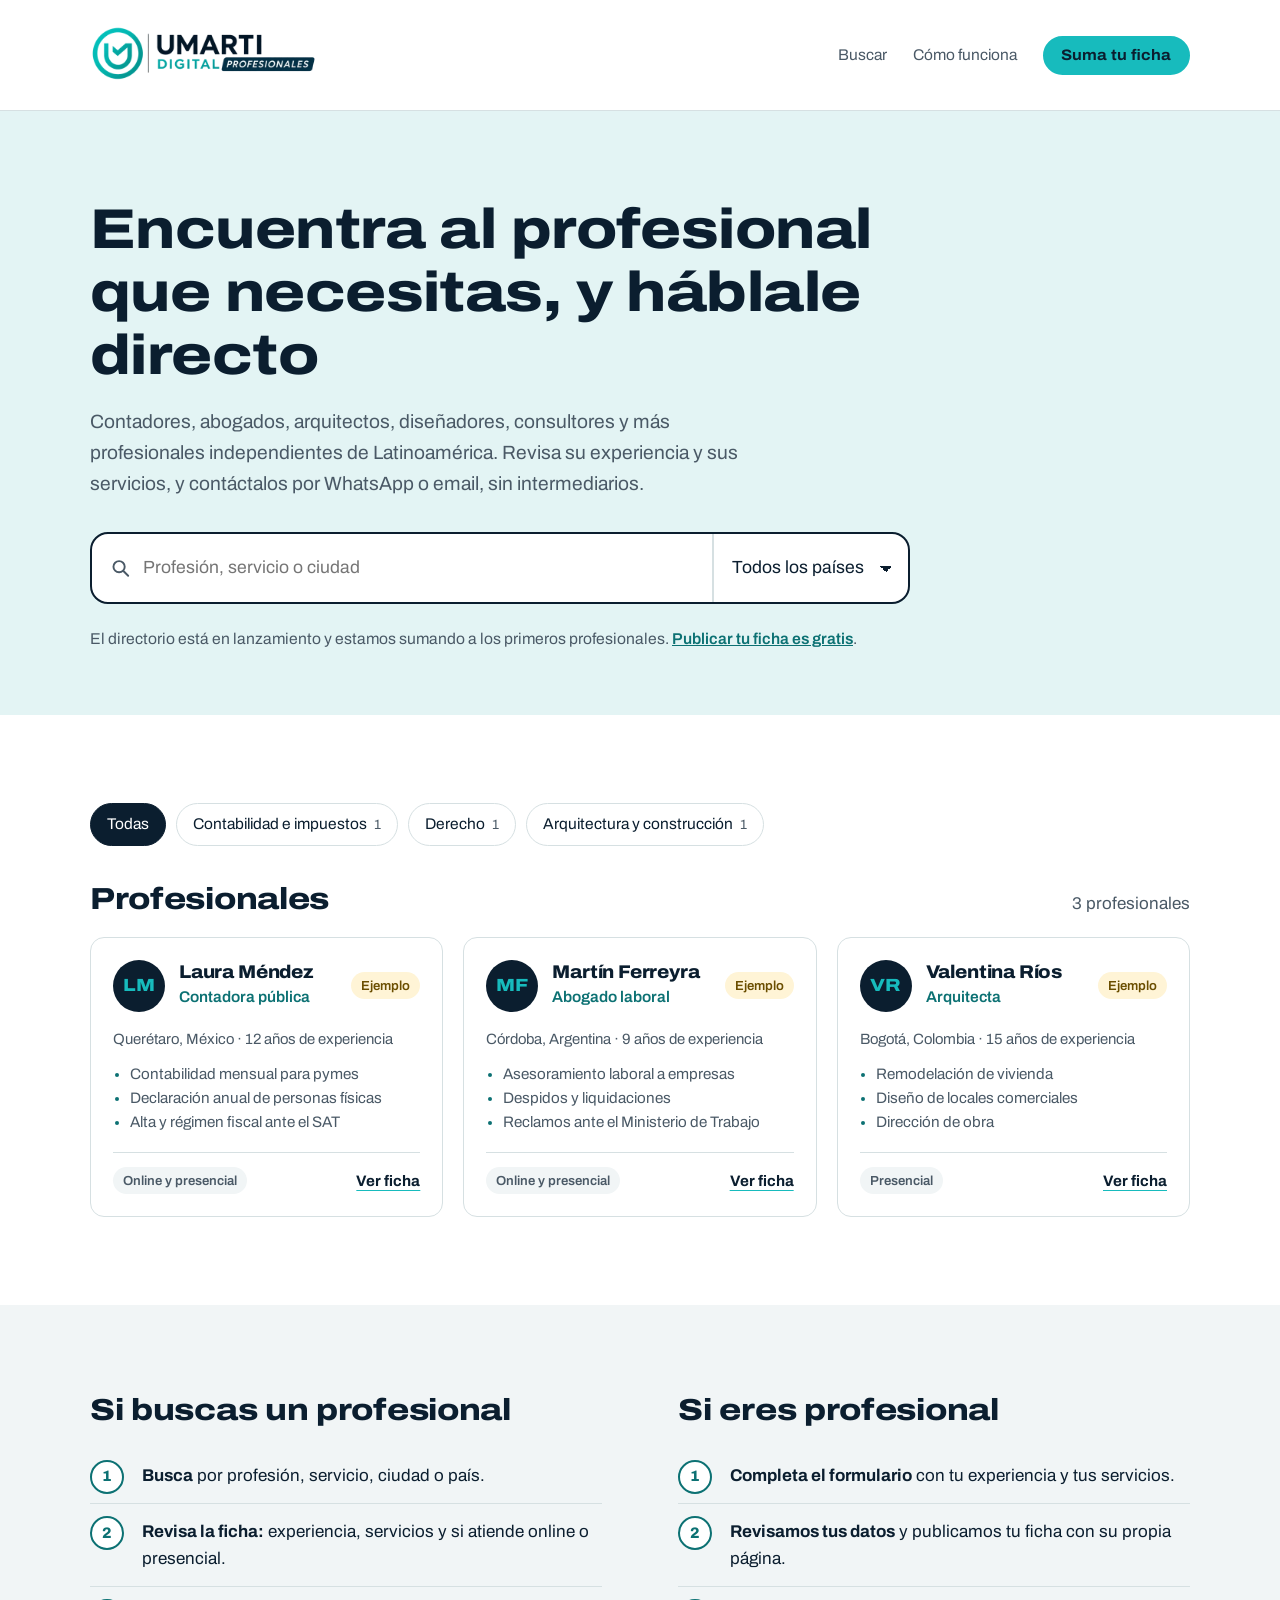
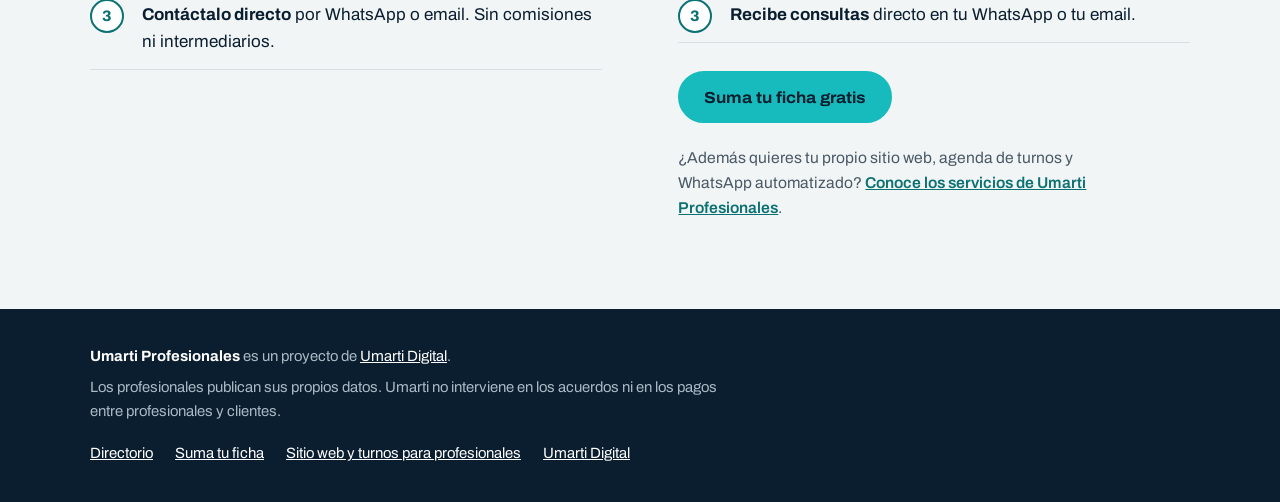
<file: index.html>
<!doctype html>
<html lang="es">
<head>
<meta charset="utf-8">
<meta name="viewport" content="width=device-width, initial-scale=1">
<title>Directorio de profesionales independientes en Latinoamérica | Umarti Profesionales</title>
<meta name="description" content="Directorio de profesionales independientes de Latinoamérica: contadores, abogados, arquitectos, diseñadores, consultores y más. Revisa su experiencia y contáctalos directo por WhatsApp o email.">
<link rel="canonical" href="https://profesionales.umartidigital.com/">
<meta property="og:type" content="website">
<meta property="og:title" content="Directorio de profesionales independientes en Latinoamérica | Umarti Profesionales">
<meta property="og:description" content="Directorio de profesionales independientes de Latinoamérica: contadores, abogados, arquitectos, diseñadores, consultores y más. Revisa su experiencia y contáctalos directo por WhatsApp o email.">
<meta property="og:url" content="https://profesionales.umartidigital.com/">
<meta property="og:image" content="https://profesionales.umartidigital.com/assets/img/umarti-profesionales-light.png">
<meta name="theme-color" content="#0B1E2F">
<link rel="icon" type="image/png" href="/favicon.png">
<link rel="preconnect" href="https://fonts.googleapis.com">
<link rel="preconnect" href="https://fonts.gstatic.com" crossorigin>
<link href="https://fonts.googleapis.com/css2?family=Archivo:wdth,wght@62..125,300..900&display=swap" rel="stylesheet">
<link rel="stylesheet" href="/assets/css/styles.css">
<script type="application/ld+json">{"@context": "https://schema.org", "@type": "WebSite", "name": "Umarti Profesionales", "url": "https://profesionales.umartidigital.com/", "description": "Directorio de profesionales independientes de Latinoamérica: contadores, abogados, arquitectos, diseñadores, consultores y más. Revisa su experiencia y contáctalos directo por WhatsApp o email.", "publisher": {"@type": "Organization", "name": "Umarti Digital", "url": "https://umartidigital.com"}}</script>
</head>
<body>
<header class="topbar">
  <div class="wrap topbar__inner">
    <a href="/" class="brand" aria-label="Umarti Profesionales, ir al inicio">
      <picture><source srcset="/assets/img/umarti-profesionales-light.webp" type="image/webp"><img src="/assets/img/umarti-profesionales-light.png" alt="Umarti Digital Profesionales" width="600" height="204"></picture>
    </a>
    <nav class="topbar__nav" aria-label="Secciones">
      <a href="/#directorio">Buscar</a>
      <a href="/#como-funciona">Cómo funciona</a>
      <a href="/sumate/" class="btn btn--small">Suma tu ficha</a>
    </nav>
  </div>
</header>

<main>
  <section class="hero">
    <div class="wrap">
      <h1>Encuentra al profesional que necesitas, y háblale directo</h1>
      <p class="hero__lead">Contadores, abogados, arquitectos, diseñadores, consultores y más profesionales independientes de Latinoamérica. Revisa su experiencia y sus servicios, y contáctalos por WhatsApp o email, sin intermediarios.</p>
      <form class="search" role="search" onsubmit="return false">
        <label class="search__field">
          <span class="sr-only">Buscar</span>
          <svg aria-hidden="true" viewBox="0 0 24 24" width="22" height="22"><circle cx="10.5" cy="10.5" r="6.5" fill="none" stroke="currentColor" stroke-width="2.2"/><path d="M15.5 15.5 21 21" stroke="currentColor" stroke-width="2.2" stroke-linecap="round"/></svg>
          <input type="search" id="q" placeholder="Profesión, servicio o ciudad" autocomplete="off">
        </label>
        <label class="search__country">
          <span class="sr-only">País</span>
          <select id="pais"><option value="">Todos los países</option><option value="Argentina">Argentina</option><option value="Colombia">Colombia</option><option value="México">México</option></select>
        </label>
      </form>
      <p class="launch">El directorio está en lanzamiento y estamos sumando a los primeros profesionales. <a href="/sumate/">Publicar tu ficha es gratis</a>.</p>
    </div>
  </section>

  <section class="section" id="directorio">
    <div class="wrap">
      <div class="chips" role="group" aria-label="Especialidad">
        <button type="button" class="chip is-active" data-cat="">Todas</button><button type="button" class="chip" data-cat="Contabilidad e impuestos">Contabilidad e impuestos <span class="chip__n">1</span></button><button type="button" class="chip" data-cat="Derecho">Derecho <span class="chip__n">1</span></button><button type="button" class="chip" data-cat="Arquitectura y construcción">Arquitectura y construcción <span class="chip__n">1</span></button>
      </div>
      <div class="results__head">
        <h2>Profesionales</h2>
        <p id="contador" aria-live="polite">3 profesionales</p>
      </div>
      <div class="grid" id="grid">
      <article class="card" data-cat="Contabilidad e impuestos" data-pais="México" data-texto="Laura Méndez Contadora pública Contabilidad e impuestos Querétaro México Contabilidad mensual para pymes Declaración anual de personas físicas Alta y régimen fiscal ante el SAT Facturación electrónica (CFDI)">
        <a href="/p/ejemplo-contadora-queretaro/" class="card__link">
          <div class="card__top">
            <span class="avatar" aria-hidden="true">LM</span>
            <div>
              <h3 class="card__name">Laura Méndez</h3>
              <p class="card__job">Contadora pública</p>
            </div>
            <span class="tag tag--ejemplo">Ejemplo</span>
          </div>
          <p class="card__meta">Querétaro, México · 12 años de experiencia</p>
          <ul class="card__services"><li>Contabilidad mensual para pymes</li><li>Declaración anual de personas físicas</li><li>Alta y régimen fiscal ante el SAT</li></ul>
          <p class="card__foot"><span class="tag">Online y presencial</span><span class="card__cta">Ver ficha</span></p>
        </a>
      </article>
      <article class="card" data-cat="Derecho" data-pais="Argentina" data-texto="Martín Ferreyra Abogado laboral Derecho Córdoba Argentina Asesoramiento laboral a empresas Despidos y liquidaciones Reclamos ante el Ministerio de Trabajo Acuerdos y conciliaciones">
        <a href="/p/ejemplo-abogado-cordoba/" class="card__link">
          <div class="card__top">
            <span class="avatar" aria-hidden="true">MF</span>
            <div>
              <h3 class="card__name">Martín Ferreyra</h3>
              <p class="card__job">Abogado laboral</p>
            </div>
            <span class="tag tag--ejemplo">Ejemplo</span>
          </div>
          <p class="card__meta">Córdoba, Argentina · 9 años de experiencia</p>
          <ul class="card__services"><li>Asesoramiento laboral a empresas</li><li>Despidos y liquidaciones</li><li>Reclamos ante el Ministerio de Trabajo</li></ul>
          <p class="card__foot"><span class="tag">Online y presencial</span><span class="card__cta">Ver ficha</span></p>
        </a>
      </article>
      <article class="card" data-cat="Arquitectura y construcción" data-pais="Colombia" data-texto="Valentina Ríos Arquitecta Arquitectura y construcción Bogotá Colombia Remodelación de vivienda Diseño de locales comerciales Dirección de obra Planos y trámites de licencia">
        <a href="/p/ejemplo-arquitecta-bogota/" class="card__link">
          <div class="card__top">
            <span class="avatar" aria-hidden="true">VR</span>
            <div>
              <h3 class="card__name">Valentina Ríos</h3>
              <p class="card__job">Arquitecta</p>
            </div>
            <span class="tag tag--ejemplo">Ejemplo</span>
          </div>
          <p class="card__meta">Bogotá, Colombia · 15 años de experiencia</p>
          <ul class="card__services"><li>Remodelación de vivienda</li><li>Diseño de locales comerciales</li><li>Dirección de obra</li></ul>
          <p class="card__foot"><span class="tag">Presencial</span><span class="card__cta">Ver ficha</span></p>
        </a>
      </article>
      </div>
      <p class="empty" id="vacio" hidden>No hay profesionales con esa búsqueda todavía. Prueba con otra palabra, otra especialidad u otro país.</p>
    </div>
  </section>

  <section class="section section--mist" id="como-funciona">
    <div class="wrap how">
      <div>
        <h2>Si buscas un profesional</h2>
        <ol class="steps">
          <li><strong>Busca</strong> por profesión, servicio, ciudad o país.</li>
          <li><strong>Revisa la ficha:</strong> experiencia, servicios y si atiende online o presencial.</li>
          <li><strong>Contáctalo directo</strong> por WhatsApp o email. Sin comisiones ni intermediarios.</li>
        </ol>
      </div>
      <div>
        <h2>Si eres profesional</h2>
        <ol class="steps">
          <li><strong>Completa el formulario</strong> con tu experiencia y tus servicios.</li>
          <li><strong>Revisamos tus datos</strong> y publicamos tu ficha con su propia página.</li>
          <li><strong>Recibe consultas</strong> directo en tu WhatsApp o tu email.</li>
        </ol>
        <a href="/sumate/" class="btn">Suma tu ficha gratis</a>
        <p class="upsell">¿Además quieres tu propio sitio web, agenda de turnos y WhatsApp automatizado? <a href="https://www.umartidigital.com/profesionales/">Conoce los servicios de Umarti Profesionales</a>.</p>
      </div>
    </div>
  </section>
</main>

<footer class="footer">
  <div class="wrap footer__inner">
    <p><strong>Umarti Profesionales</strong> es un proyecto de <a href="https://umartidigital.com">Umarti Digital</a>.</p>
    <p>Los profesionales publican sus propios datos. Umarti no interviene en los acuerdos ni en los pagos entre profesionales y clientes.</p>
    <nav aria-label="Pie de página"><a href="/">Directorio</a><a href="/sumate/">Suma tu ficha</a><a href="https://www.umartidigital.com/profesionales/">Sitio web y turnos para profesionales</a><a href="https://www.umartidigital.com/">Umarti Digital</a></nav>
  </div>
</footer>

<script src="/assets/js/directorio.js" defer></script>
</body>
</html>
</file>
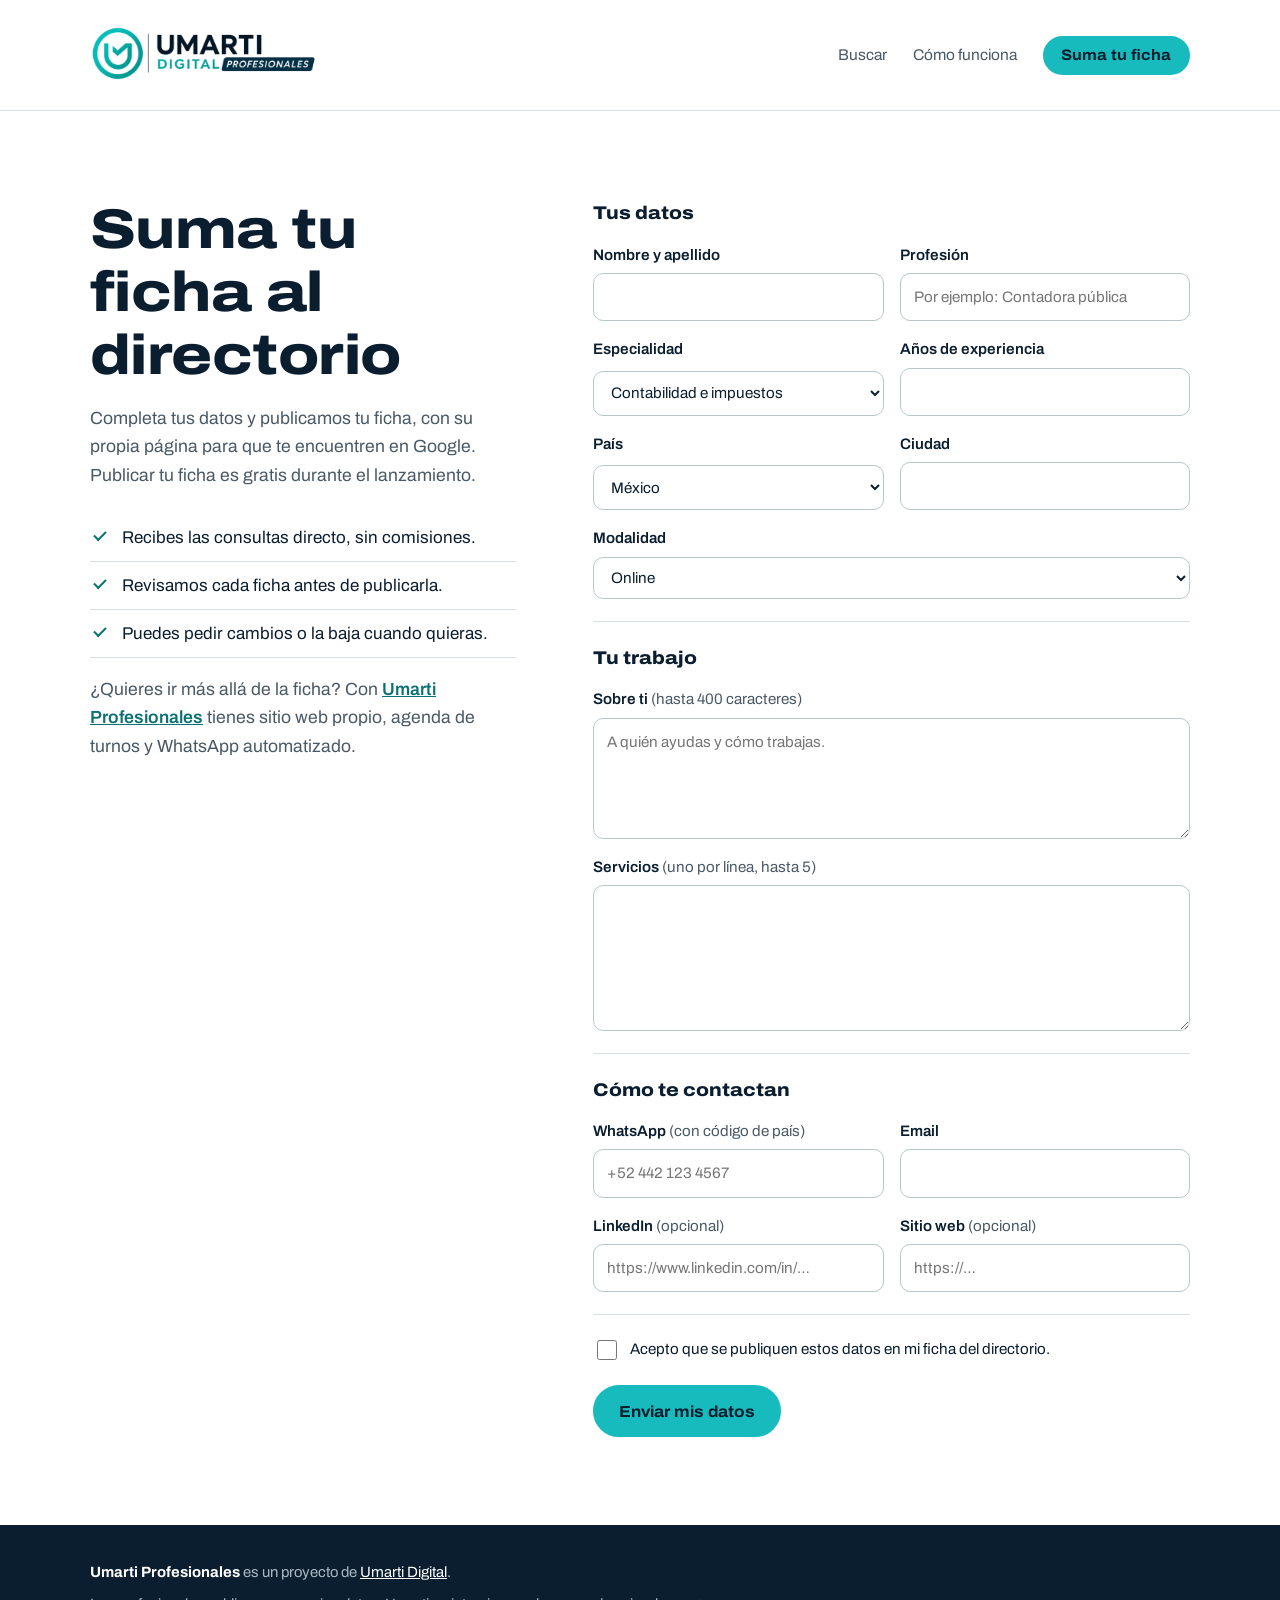
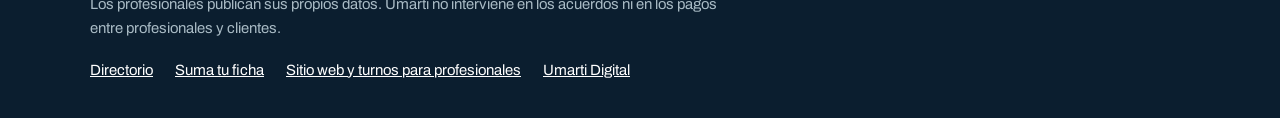
<file: sumate/index.html>
<!doctype html>
<html lang="es">
<head>
<meta charset="utf-8">
<meta name="viewport" content="width=device-width, initial-scale=1">
<title>Suma tu ficha de profesional | Umarti Profesionales</title>
<meta name="description" content="Publica gratis tu ficha de profesional independiente y recibe consultas directo en tu WhatsApp o tu email.">
<link rel="canonical" href="https://profesionales.umartidigital.com/sumate/">
<meta property="og:type" content="website">
<meta property="og:title" content="Suma tu ficha de profesional | Umarti Profesionales">
<meta property="og:description" content="Publica gratis tu ficha de profesional independiente y recibe consultas directo en tu WhatsApp o tu email.">
<meta property="og:url" content="https://profesionales.umartidigital.com/sumate/">
<meta property="og:image" content="https://profesionales.umartidigital.com/assets/img/umarti-profesionales-light.png">
<meta name="theme-color" content="#0B1E2F">
<link rel="icon" type="image/png" href="/favicon.png">
<link rel="preconnect" href="https://fonts.googleapis.com">
<link rel="preconnect" href="https://fonts.gstatic.com" crossorigin>
<link href="https://fonts.googleapis.com/css2?family=Archivo:wdth,wght@62..125,300..900&display=swap" rel="stylesheet">
<link rel="stylesheet" href="/assets/css/styles.css">
</head>
<body>
<header class="topbar">
  <div class="wrap topbar__inner">
    <a href="/" class="brand" aria-label="Umarti Profesionales, ir al inicio">
      <picture><source srcset="/assets/img/umarti-profesionales-light.webp" type="image/webp"><img src="/assets/img/umarti-profesionales-light.png" alt="Umarti Digital Profesionales" width="600" height="204"></picture>
    </a>
    <nav class="topbar__nav" aria-label="Secciones">
      <a href="/#directorio">Buscar</a>
      <a href="/#como-funciona">Cómo funciona</a>
      <a href="/sumate/" class="btn btn--small">Suma tu ficha</a>
    </nav>
  </div>
</header>

<main>
  <section class="section join">
    <div class="wrap join__grid">
      <div class="join__intro">
        <h1>Suma tu ficha al directorio</h1>
        <p>Completa tus datos y publicamos tu ficha, con su propia página para que te encuentren en Google. Publicar tu ficha es gratis durante el lanzamiento.</p>
        <ul class="ticks">
          <li>Recibes las consultas directo, sin comisiones.</li>
          <li>Revisamos cada ficha antes de publicarla.</li>
          <li>Puedes pedir cambios o la baja cuando quieras.</li>
        </ul>
        <p class="upsell">¿Quieres ir más allá de la ficha? Con <a href="https://www.umartidigital.com/profesionales/">Umarti Profesionales</a> tienes sitio web propio, agenda de turnos y WhatsApp automatizado.</p>
      </div>
      <div>
        <div class="notice notice--ok" id="form-ok" role="status" hidden>Recibimos tus datos. Te avisamos por email cuando tu ficha esté publicada.</div>
        <div class="notice notice--error" id="form-error" role="alert" hidden>No se pudieron enviar tus datos. Revisa que los campos obligatorios estén completos e inténtalo de nuevo.</div>
        <form class="form" action="/registro.php" method="post">
          <fieldset>
            <legend>Tus datos</legend>
            <div class="form__row">
              <label>Nombre y apellido<input name="nombre" required maxlength="80" autocomplete="name"></label>
              <label>Profesión<input name="profesion" required maxlength="60" placeholder="Por ejemplo: Contadora pública"></label>
            </div>
            <div class="form__row">
              <label>Especialidad<select name="categoria" required><option>Contabilidad e impuestos</option><option>Derecho</option><option>Arquitectura y construcción</option><option>Ingeniería</option><option>Diseño y fotografía</option><option>Marketing y comunicación</option><option>Tecnología y desarrollo</option><option>Consultoría de negocios</option><option>Recursos humanos</option><option>Finanzas y seguros</option><option>Educación y capacitación</option><option>Traducción e idiomas</option><option>Salud y bienestar</option><option>Inmobiliario</option><option>Otra</option></select></label>
              <label>Años de experiencia<input name="anios" type="number" min="0" max="60" inputmode="numeric"></label>
            </div>
            <div class="form__row">
              <label>País<select name="pais" required><option>México</option><option>Argentina</option><option>Colombia</option><option>Chile</option><option>Perú</option><option>Uruguay</option><option>Paraguay</option><option>Bolivia</option><option>Ecuador</option><option>Panamá</option><option>Costa Rica</option><option>Guatemala</option><option>República Dominicana</option><option>Venezuela</option><option>Otro</option></select></label>
              <label>Ciudad<input name="ciudad" required maxlength="60" autocomplete="address-level2"></label>
            </div>
            <label>Modalidad<select name="modalidad"><option>Online</option><option>Presencial</option><option>Online y presencial</option></select></label>
          </fieldset>
          <fieldset>
            <legend>Tu trabajo</legend>
            <label><span>Sobre ti <span class="hint">(hasta 400 caracteres)</span></span><textarea name="bio" rows="4" required maxlength="400" placeholder="A quién ayudas y cómo trabajas."></textarea></label>
            <label><span>Servicios <span class="hint">(uno por línea, hasta 5)</span></span><textarea name="servicios" rows="5" required maxlength="500"></textarea></label>
          </fieldset>
          <fieldset>
            <legend>Cómo te contactan</legend>
            <div class="form__row">
              <label><span>WhatsApp <span class="hint">(con código de país)</span></span><input name="whatsapp" type="tel" maxlength="25" placeholder="+52 442 123 4567" autocomplete="tel"></label>
              <label>Email<input name="email" type="email" required maxlength="120" autocomplete="email"></label>
            </div>
            <div class="form__row">
              <label><span>LinkedIn <span class="hint">(opcional)</span></span><input name="linkedin" type="url" maxlength="200" placeholder="https://www.linkedin.com/in/…"></label>
              <label><span>Sitio web <span class="hint">(opcional)</span></span><input name="web" type="url" maxlength="200" placeholder="https://…"></label>
            </div>
          </fieldset>
          <label class="check"><input type="checkbox" name="acepto" value="si" required> <span>Acepto que se publiquen estos datos en mi ficha del directorio.</span></label>
          <label class="hp" aria-hidden="true">No completar<input name="sitio" tabindex="-1" autocomplete="off"></label>
          <button type="submit" class="btn">Enviar mis datos</button>
        </form>
      </div>
    </div>
  </section>
</main>

<footer class="footer">
  <div class="wrap footer__inner">
    <p><strong>Umarti Profesionales</strong> es un proyecto de <a href="https://umartidigital.com">Umarti Digital</a>.</p>
    <p>Los profesionales publican sus propios datos. Umarti no interviene en los acuerdos ni en los pagos entre profesionales y clientes.</p>
    <nav aria-label="Pie de página"><a href="/">Directorio</a><a href="/sumate/">Suma tu ficha</a><a href="https://www.umartidigital.com/profesionales/">Sitio web y turnos para profesionales</a><a href="https://www.umartidigital.com/">Umarti Digital</a></nav>
  </div>
</footer>

<script>
  (function () {
    var q = new URLSearchParams(location.search);
    if (q.get('enviado') === '1') document.getElementById('form-ok').hidden = false;
    if (q.get('enviado') === '0') document.getElementById('form-error').hidden = false;
  })();
</script>
</body>
</html>
</file>
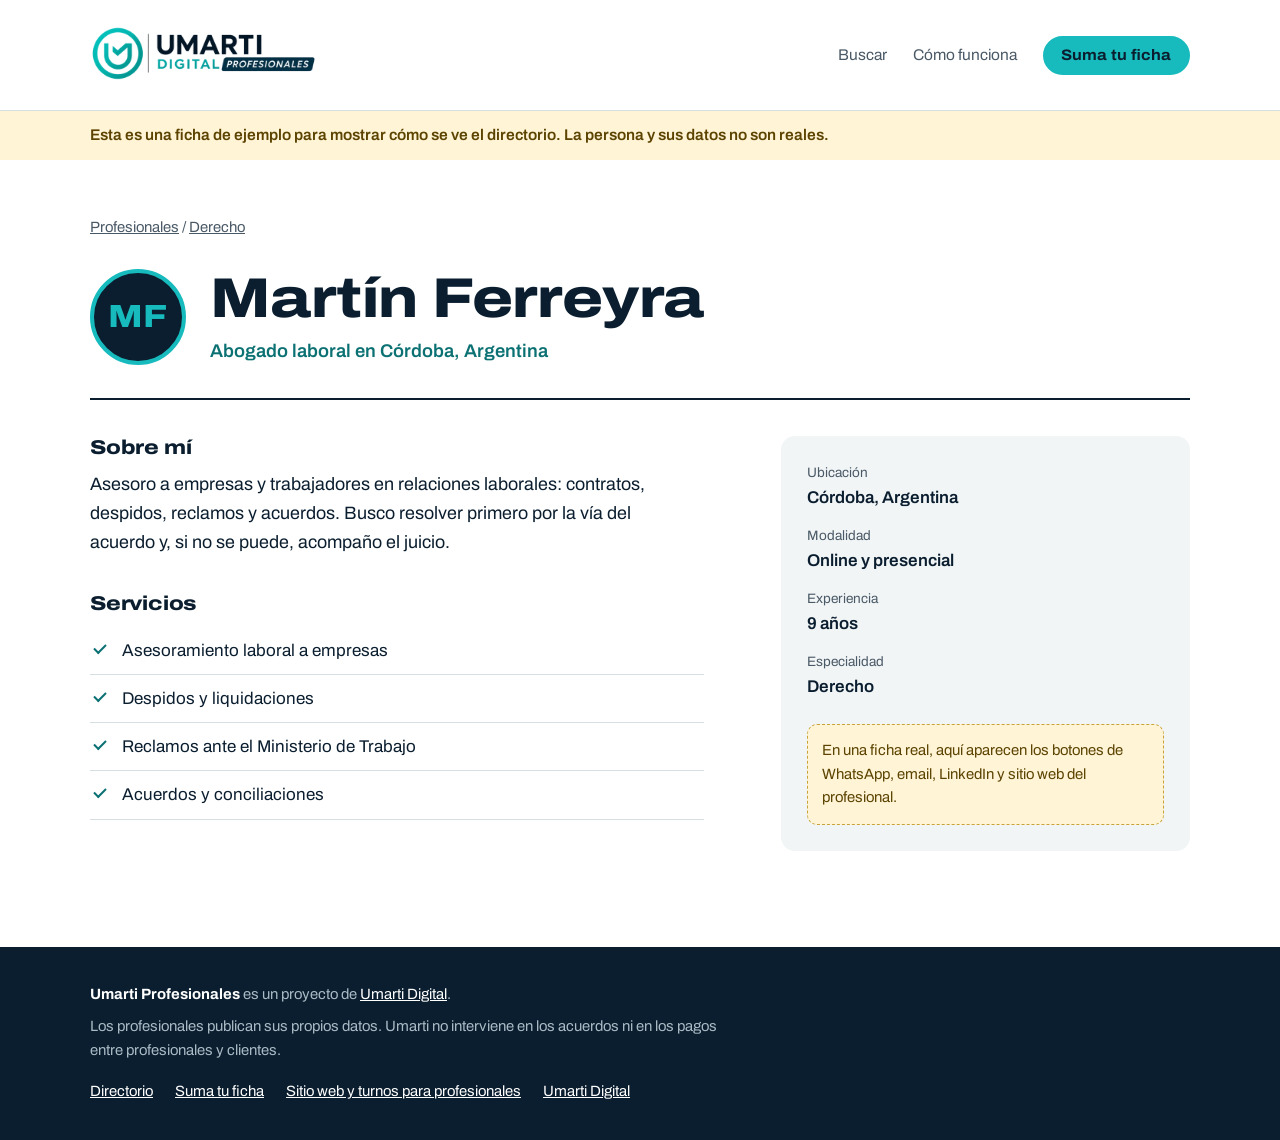
<file: p/ejemplo-abogado-cordoba/index.html>
<!doctype html>
<html lang="es">
<head>
<meta charset="utf-8">
<meta name="viewport" content="width=device-width, initial-scale=1">
<title>Martín Ferreyra, abogado laboral en Córdoba, Argentina | Umarti Profesionales</title>
<meta name="description" content="Abogado laboral en Córdoba, Argentina. Asesoro a empresas y trabajadores en relaciones laborales: contratos, despidos, reclamos y acuerdos. Busco resolver prim…">
<meta name="robots" content="noindex, follow">
<link rel="canonical" href="https://profesionales.umartidigital.com/p/ejemplo-abogado-cordoba/">
<meta property="og:type" content="website">
<meta property="og:title" content="Martín Ferreyra, abogado laboral en Córdoba, Argentina | Umarti Profesionales">
<meta property="og:description" content="Abogado laboral en Córdoba, Argentina. Asesoro a empresas y trabajadores en relaciones laborales: contratos, despidos, reclamos y acuerdos. Busco resolver prim…">
<meta property="og:url" content="https://profesionales.umartidigital.com/p/ejemplo-abogado-cordoba/">
<meta property="og:image" content="https://profesionales.umartidigital.com/assets/img/umarti-profesionales-light.png">
<meta name="theme-color" content="#0B1E2F">
<link rel="icon" type="image/png" href="/favicon.png">
<link rel="preconnect" href="https://fonts.googleapis.com">
<link rel="preconnect" href="https://fonts.gstatic.com" crossorigin>
<link href="https://fonts.googleapis.com/css2?family=Archivo:wdth,wght@62..125,300..900&display=swap" rel="stylesheet">
<link rel="stylesheet" href="/assets/css/styles.css">
</head>
<body>
<header class="topbar">
  <div class="wrap topbar__inner">
    <a href="/" class="brand" aria-label="Umarti Profesionales, ir al inicio">
      <picture><source srcset="/assets/img/umarti-profesionales-light.webp" type="image/webp"><img src="/assets/img/umarti-profesionales-light.png" alt="Umarti Digital Profesionales" width="600" height="204"></picture>
    </a>
    <nav class="topbar__nav" aria-label="Secciones">
      <a href="/#directorio">Buscar</a>
      <a href="/#como-funciona">Cómo funciona</a>
      <a href="/sumate/" class="btn btn--small">Suma tu ficha</a>
    </nav>
  </div>
</header>

<main>
  <div class="sample"><div class="wrap">Esta es una ficha de ejemplo para mostrar cómo se ve el directorio. La persona y sus datos no son reales.</div></div>
  <section class="profile">
    <div class="wrap">
      <nav class="crumbs" aria-label="Ruta"><a href="/">Profesionales</a> <span aria-hidden="true">/</span> <a href="/?cat=Derecho#directorio">Derecho</a></nav>
      <div class="profile__head">
        <span class="avatar avatar--xl" aria-hidden="true">MF</span>
        <div>
          <h1>Martín Ferreyra</h1>
          <p class="profile__job">Abogado laboral en Córdoba, Argentina</p>
        </div>
      </div>
      <div class="profile__grid">
        <div>
          <h2>Sobre mí</h2>
          <p class="profile__bio">Asesoro a empresas y trabajadores en relaciones laborales: contratos, despidos, reclamos y acuerdos. Busco resolver primero por la vía del acuerdo y, si no se puede, acompaño el juicio.</p>
          <h2>Servicios</h2>
          <ul class="ticks"><li>Asesoramiento laboral a empresas</li><li>Despidos y liquidaciones</li><li>Reclamos ante el Ministerio de Trabajo</li><li>Acuerdos y conciliaciones</li></ul>
        </div>
        <aside class="contact" aria-label="Contacto">
          <dl class="facts">
            <div><dt>Ubicación</dt><dd>Córdoba, Argentina</dd></div>
            <div><dt>Modalidad</dt><dd>Online y presencial</dd></div>
            <div><dt>Experiencia</dt><dd>9 años</dd></div>
            <div><dt>Especialidad</dt><dd>Derecho</dd></div>
          </dl>
          <p class="contact__note">En una ficha real, aquí aparecen los botones de WhatsApp, email, LinkedIn y sitio web del profesional.</p>
        </aside>
      </div>
    </div>
  </section>
</main>

<footer class="footer">
  <div class="wrap footer__inner">
    <p><strong>Umarti Profesionales</strong> es un proyecto de <a href="https://umartidigital.com">Umarti Digital</a>.</p>
    <p>Los profesionales publican sus propios datos. Umarti no interviene en los acuerdos ni en los pagos entre profesionales y clientes.</p>
    <nav aria-label="Pie de página"><a href="/">Directorio</a><a href="/sumate/">Suma tu ficha</a><a href="https://www.umartidigital.com/profesionales/">Sitio web y turnos para profesionales</a><a href="https://www.umartidigital.com/">Umarti Digital</a></nav>
  </div>
</footer>

</body>
</html>
</file>
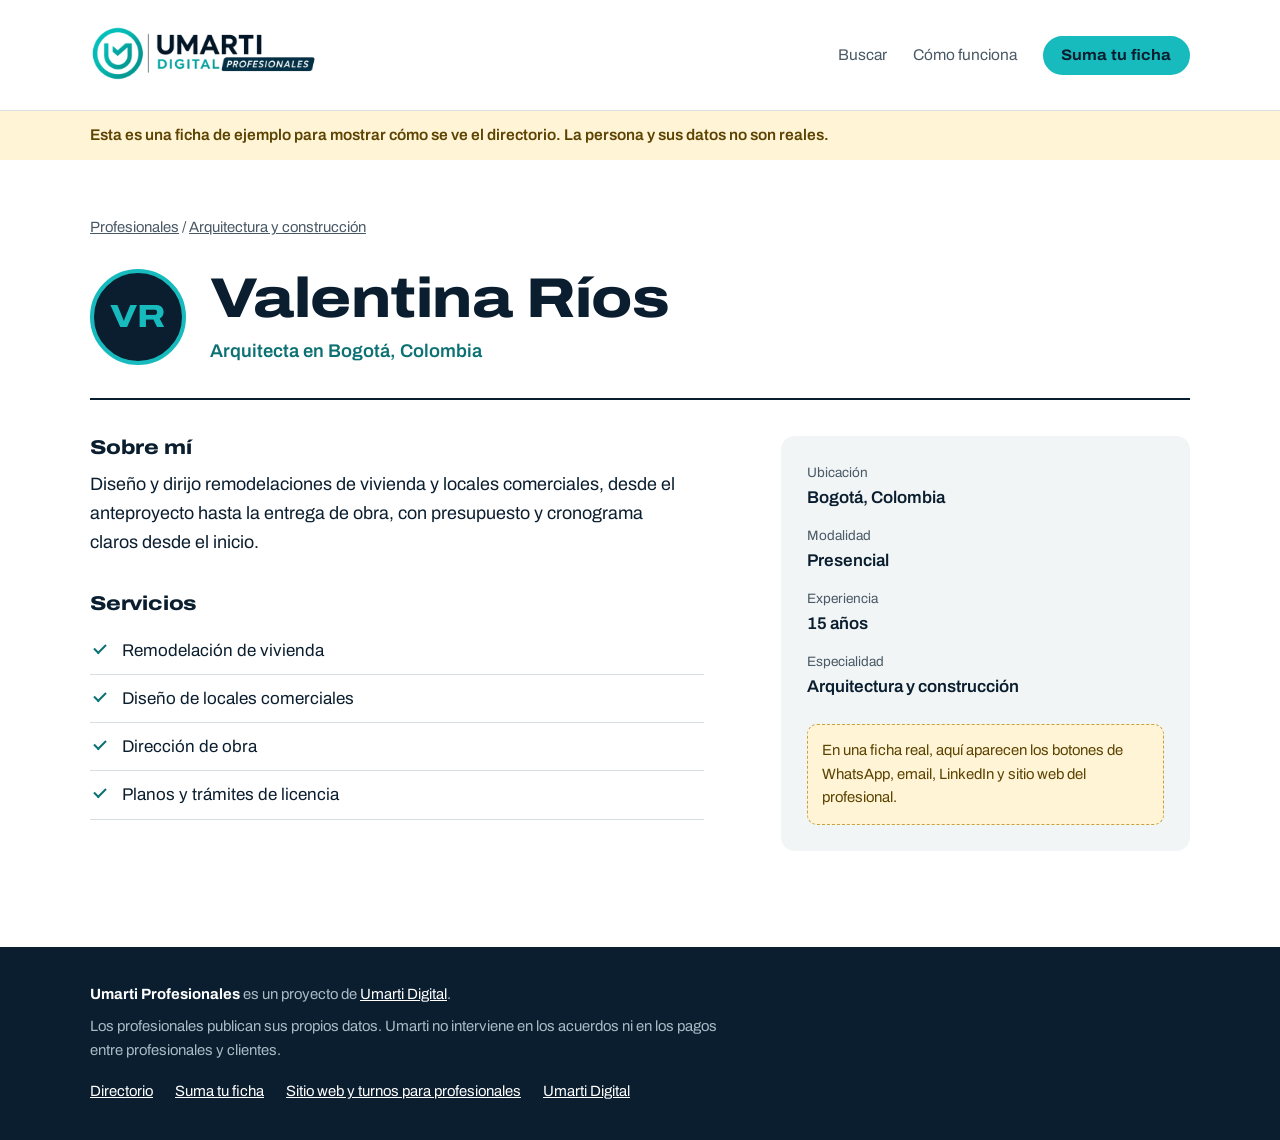
<file: p/ejemplo-arquitecta-bogota/index.html>
<!doctype html>
<html lang="es">
<head>
<meta charset="utf-8">
<meta name="viewport" content="width=device-width, initial-scale=1">
<title>Valentina Ríos, arquitecta en Bogotá, Colombia | Umarti Profesionales</title>
<meta name="description" content="Arquitecta en Bogotá, Colombia. Diseño y dirijo remodelaciones de vivienda y locales comerciales, desde el anteproyecto hasta la entrega de obra, con pr…">
<meta name="robots" content="noindex, follow">
<link rel="canonical" href="https://profesionales.umartidigital.com/p/ejemplo-arquitecta-bogota/">
<meta property="og:type" content="website">
<meta property="og:title" content="Valentina Ríos, arquitecta en Bogotá, Colombia | Umarti Profesionales">
<meta property="og:description" content="Arquitecta en Bogotá, Colombia. Diseño y dirijo remodelaciones de vivienda y locales comerciales, desde el anteproyecto hasta la entrega de obra, con pr…">
<meta property="og:url" content="https://profesionales.umartidigital.com/p/ejemplo-arquitecta-bogota/">
<meta property="og:image" content="https://profesionales.umartidigital.com/assets/img/umarti-profesionales-light.png">
<meta name="theme-color" content="#0B1E2F">
<link rel="icon" type="image/png" href="/favicon.png">
<link rel="preconnect" href="https://fonts.googleapis.com">
<link rel="preconnect" href="https://fonts.gstatic.com" crossorigin>
<link href="https://fonts.googleapis.com/css2?family=Archivo:wdth,wght@62..125,300..900&display=swap" rel="stylesheet">
<link rel="stylesheet" href="/assets/css/styles.css">
</head>
<body>
<header class="topbar">
  <div class="wrap topbar__inner">
    <a href="/" class="brand" aria-label="Umarti Profesionales, ir al inicio">
      <picture><source srcset="/assets/img/umarti-profesionales-light.webp" type="image/webp"><img src="/assets/img/umarti-profesionales-light.png" alt="Umarti Digital Profesionales" width="600" height="204"></picture>
    </a>
    <nav class="topbar__nav" aria-label="Secciones">
      <a href="/#directorio">Buscar</a>
      <a href="/#como-funciona">Cómo funciona</a>
      <a href="/sumate/" class="btn btn--small">Suma tu ficha</a>
    </nav>
  </div>
</header>

<main>
  <div class="sample"><div class="wrap">Esta es una ficha de ejemplo para mostrar cómo se ve el directorio. La persona y sus datos no son reales.</div></div>
  <section class="profile">
    <div class="wrap">
      <nav class="crumbs" aria-label="Ruta"><a href="/">Profesionales</a> <span aria-hidden="true">/</span> <a href="/?cat=Arquitectura%20y%20construcci%C3%B3n#directorio">Arquitectura y construcción</a></nav>
      <div class="profile__head">
        <span class="avatar avatar--xl" aria-hidden="true">VR</span>
        <div>
          <h1>Valentina Ríos</h1>
          <p class="profile__job">Arquitecta en Bogotá, Colombia</p>
        </div>
      </div>
      <div class="profile__grid">
        <div>
          <h2>Sobre mí</h2>
          <p class="profile__bio">Diseño y dirijo remodelaciones de vivienda y locales comerciales, desde el anteproyecto hasta la entrega de obra, con presupuesto y cronograma claros desde el inicio.</p>
          <h2>Servicios</h2>
          <ul class="ticks"><li>Remodelación de vivienda</li><li>Diseño de locales comerciales</li><li>Dirección de obra</li><li>Planos y trámites de licencia</li></ul>
        </div>
        <aside class="contact" aria-label="Contacto">
          <dl class="facts">
            <div><dt>Ubicación</dt><dd>Bogotá, Colombia</dd></div>
            <div><dt>Modalidad</dt><dd>Presencial</dd></div>
            <div><dt>Experiencia</dt><dd>15 años</dd></div>
            <div><dt>Especialidad</dt><dd>Arquitectura y construcción</dd></div>
          </dl>
          <p class="contact__note">En una ficha real, aquí aparecen los botones de WhatsApp, email, LinkedIn y sitio web del profesional.</p>
        </aside>
      </div>
    </div>
  </section>
</main>

<footer class="footer">
  <div class="wrap footer__inner">
    <p><strong>Umarti Profesionales</strong> es un proyecto de <a href="https://umartidigital.com">Umarti Digital</a>.</p>
    <p>Los profesionales publican sus propios datos. Umarti no interviene en los acuerdos ni en los pagos entre profesionales y clientes.</p>
    <nav aria-label="Pie de página"><a href="/">Directorio</a><a href="/sumate/">Suma tu ficha</a><a href="https://www.umartidigital.com/profesionales/">Sitio web y turnos para profesionales</a><a href="https://www.umartidigital.com/">Umarti Digital</a></nav>
  </div>
</footer>

</body>
</html>
</file>
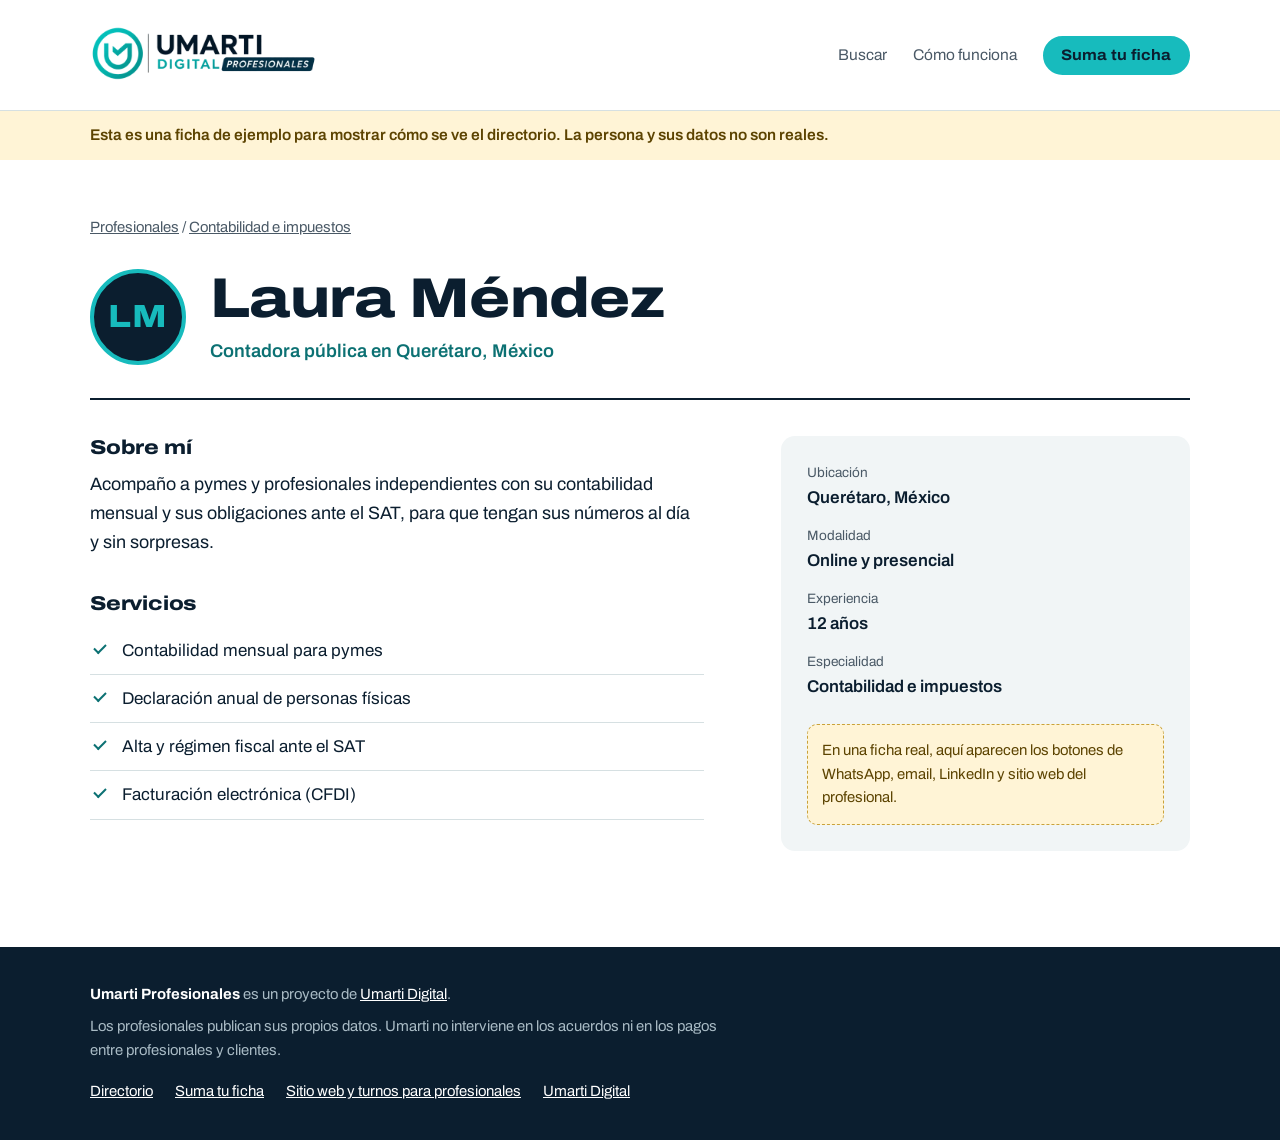
<file: p/ejemplo-contadora-queretaro/index.html>
<!doctype html>
<html lang="es">
<head>
<meta charset="utf-8">
<meta name="viewport" content="width=device-width, initial-scale=1">
<title>Laura Méndez, contadora pública en Querétaro, México | Umarti Profesionales</title>
<meta name="description" content="Contadora pública en Querétaro, México. Acompaño a pymes y profesionales independientes con su contabilidad mensual y sus obligaciones ante el SAT, para que ten…">
<meta name="robots" content="noindex, follow">
<link rel="canonical" href="https://profesionales.umartidigital.com/p/ejemplo-contadora-queretaro/">
<meta property="og:type" content="website">
<meta property="og:title" content="Laura Méndez, contadora pública en Querétaro, México | Umarti Profesionales">
<meta property="og:description" content="Contadora pública en Querétaro, México. Acompaño a pymes y profesionales independientes con su contabilidad mensual y sus obligaciones ante el SAT, para que ten…">
<meta property="og:url" content="https://profesionales.umartidigital.com/p/ejemplo-contadora-queretaro/">
<meta property="og:image" content="https://profesionales.umartidigital.com/assets/img/umarti-profesionales-light.png">
<meta name="theme-color" content="#0B1E2F">
<link rel="icon" type="image/png" href="/favicon.png">
<link rel="preconnect" href="https://fonts.googleapis.com">
<link rel="preconnect" href="https://fonts.gstatic.com" crossorigin>
<link href="https://fonts.googleapis.com/css2?family=Archivo:wdth,wght@62..125,300..900&display=swap" rel="stylesheet">
<link rel="stylesheet" href="/assets/css/styles.css">
</head>
<body>
<header class="topbar">
  <div class="wrap topbar__inner">
    <a href="/" class="brand" aria-label="Umarti Profesionales, ir al inicio">
      <picture><source srcset="/assets/img/umarti-profesionales-light.webp" type="image/webp"><img src="/assets/img/umarti-profesionales-light.png" alt="Umarti Digital Profesionales" width="600" height="204"></picture>
    </a>
    <nav class="topbar__nav" aria-label="Secciones">
      <a href="/#directorio">Buscar</a>
      <a href="/#como-funciona">Cómo funciona</a>
      <a href="/sumate/" class="btn btn--small">Suma tu ficha</a>
    </nav>
  </div>
</header>

<main>
  <div class="sample"><div class="wrap">Esta es una ficha de ejemplo para mostrar cómo se ve el directorio. La persona y sus datos no son reales.</div></div>
  <section class="profile">
    <div class="wrap">
      <nav class="crumbs" aria-label="Ruta"><a href="/">Profesionales</a> <span aria-hidden="true">/</span> <a href="/?cat=Contabilidad%20e%20impuestos#directorio">Contabilidad e impuestos</a></nav>
      <div class="profile__head">
        <span class="avatar avatar--xl" aria-hidden="true">LM</span>
        <div>
          <h1>Laura Méndez</h1>
          <p class="profile__job">Contadora pública en Querétaro, México</p>
        </div>
      </div>
      <div class="profile__grid">
        <div>
          <h2>Sobre mí</h2>
          <p class="profile__bio">Acompaño a pymes y profesionales independientes con su contabilidad mensual y sus obligaciones ante el SAT, para que tengan sus números al día y sin sorpresas.</p>
          <h2>Servicios</h2>
          <ul class="ticks"><li>Contabilidad mensual para pymes</li><li>Declaración anual de personas físicas</li><li>Alta y régimen fiscal ante el SAT</li><li>Facturación electrónica (CFDI)</li></ul>
        </div>
        <aside class="contact" aria-label="Contacto">
          <dl class="facts">
            <div><dt>Ubicación</dt><dd>Querétaro, México</dd></div>
            <div><dt>Modalidad</dt><dd>Online y presencial</dd></div>
            <div><dt>Experiencia</dt><dd>12 años</dd></div>
            <div><dt>Especialidad</dt><dd>Contabilidad e impuestos</dd></div>
          </dl>
          <p class="contact__note">En una ficha real, aquí aparecen los botones de WhatsApp, email, LinkedIn y sitio web del profesional.</p>
        </aside>
      </div>
    </div>
  </section>
</main>

<footer class="footer">
  <div class="wrap footer__inner">
    <p><strong>Umarti Profesionales</strong> es un proyecto de <a href="https://umartidigital.com">Umarti Digital</a>.</p>
    <p>Los profesionales publican sus propios datos. Umarti no interviene en los acuerdos ni en los pagos entre profesionales y clientes.</p>
    <nav aria-label="Pie de página"><a href="/">Directorio</a><a href="/sumate/">Suma tu ficha</a><a href="https://www.umartidigital.com/profesionales/">Sitio web y turnos para profesionales</a><a href="https://www.umartidigital.com/">Umarti Digital</a></nav>
  </div>
</footer>

</body>
</html>
</file>
<file: assets/css/styles.css>
/* Umarti Profesionales · directorio */
:root {
  --ink: #0B1E2F;
  --teal: #17BBBD;
  --teal-deep: #0C7173;
  --teal-wash: #E3F4F4;
  --mist: #F1F5F6;
  --line: #D6E0E2;
  --slate: #4A5966;
  --white: #FFFFFF;
  --sample: #FFF4D6;

  --font: "Archivo", system-ui, sans-serif;
  --wrap: 1180px;
  --gutter: clamp(16px, 4vw, 40px);
  --radius: 14px;
}

*, *::before, *::after { box-sizing: border-box; }
html { -webkit-text-size-adjust: 100%; }
body { margin: 0; font-family: var(--font); font-size: 1.0625rem; line-height: 1.6; color: var(--ink); background: var(--white); }
img { max-width: 100%; height: auto; display: block; }
a { color: inherit; }
:focus-visible { outline: 3px solid var(--teal); outline-offset: 3px; border-radius: 4px; }
.sr-only { position: absolute; width: 1px; height: 1px; overflow: hidden; clip: rect(0 0 0 0); white-space: nowrap; }
[hidden] { display: none !important; }

.wrap { max-width: var(--wrap); margin: 0 auto; padding: 0 var(--gutter); }

h1, h2, h3 { margin: 0; line-height: 1.12; font-weight: 800; font-stretch: 118%; letter-spacing: -0.01em; }
h1 { font-size: clamp(2.1rem, 4.6vw, 3.5rem); }
h2 { font-size: clamp(1.4rem, 2.4vw, 1.9rem); }
p { margin: 0 0 1em; }

/* Botones y etiquetas */
.btn {
  display: inline-block; background: var(--teal); color: var(--ink);
  font: inherit; font-weight: 700; font-stretch: 108%; font-size: 1rem; line-height: 1.2;
  text-decoration: none; padding: 0.9em 1.5em; border: 2px solid var(--teal); border-radius: 999px; cursor: pointer;
}
.btn:hover { background: #3fd0d2; border-color: #3fd0d2; }
.btn--small { padding: 0.55em 1.1em; font-size: 0.95rem; white-space: nowrap; }
.btn--ghost { background: transparent; border-color: var(--ink); }
.btn--ghost:hover { background: var(--ink); border-color: var(--ink); color: var(--white); }
.tag { display: inline-block; font-size: 0.82rem; font-weight: 600; padding: 3px 10px; border-radius: 999px; background: var(--mist); color: var(--slate); }
.tag--ejemplo { background: var(--sample); color: #6B4E00; }

/* Barra superior */
.topbar { border-bottom: 1px solid var(--line); background: var(--white); }
.topbar__inner { display: flex; align-items: center; justify-content: space-between; gap: 20px; padding-top: 16px; padding-bottom: 16px; }
.brand { display: flex; align-items: center; gap: 12px; text-decoration: none; }
.brand img { width: 112px; }
.brand__name { font-weight: 700; font-stretch: 112%; font-size: 1.05rem; padding-left: 12px; border-left: 1.5px solid var(--line); line-height: 1.6; }
.topbar__nav { display: flex; align-items: center; gap: 26px; }
.topbar__nav a:not(.btn) { text-decoration: none; color: var(--slate); font-size: 0.97rem; }
.topbar__nav a:not(.btn):hover { color: var(--ink); }

/* Inicio */
.hero { background: var(--teal-wash); padding: clamp(48px, 7vw, 88px) 0 clamp(40px, 5vw, 64px); }
.hero h1 { max-width: 20ch; }
.hero__lead { color: var(--slate); font-size: clamp(1.05rem, 1.5vw, 1.2rem); max-width: 60ch; margin: 20px 0 32px; }

/* El buscador: la pieza central */
.search {
  display: grid; grid-template-columns: 1fr auto; max-width: 820px;
  background: var(--white); border: 2px solid var(--ink); border-radius: 18px; overflow: hidden;
}
.search:focus-within { box-shadow: 0 0 0 4px rgba(23, 187, 189, .45); }
.search__field { display: flex; align-items: center; gap: 12px; padding: 0 18px; color: var(--slate); }
.search input, .search select { font: inherit; font-size: 1.1rem; color: var(--ink); border: 0; background: transparent; }
.search input { width: 100%; padding: 20px 0; }
.search input:focus, .search select:focus { outline: none; }
.search__country { border-left: 2px solid var(--line); display: flex; align-items: center; }
.search select { padding: 20px 44px 20px 18px; appearance: none; cursor: pointer;
  background-image: linear-gradient(45deg, transparent 50%, var(--ink) 50%), linear-gradient(135deg, var(--ink) 50%, transparent 50%);
  background-position: calc(100% - 22px) 52%, calc(100% - 16px) 52%; background-size: 6px 6px; background-repeat: no-repeat; }

.launch { margin: 22px 0 0; color: var(--slate); font-size: 0.98rem; }
.launch a { color: var(--teal-deep); font-weight: 600; }
.stats { display: flex; flex-wrap: wrap; gap: 12px 40px; margin: 28px 0 0; }
.stats div { display: flex; flex-direction: column-reverse; }
.stats dd { margin: 0; font-size: 2rem; font-weight: 800; font-stretch: 118%; line-height: 1.1; }
.stats dt { color: var(--slate); font-size: 0.95rem; }

/* Directorio */
.section { padding: clamp(48px, 7vw, 88px) 0; }
.section--mist { background: var(--mist); }
.chips { display: flex; flex-wrap: wrap; gap: 10px; margin-bottom: 36px; }
.chip {
  font: inherit; font-size: 0.97rem; color: var(--ink); background: var(--white);
  border: 1.5px solid var(--line); border-radius: 999px; padding: 8px 16px; cursor: pointer;
}
.chip:hover { border-color: var(--ink); }
.chip.is-active { background: var(--ink); border-color: var(--ink); color: var(--white); }
.chip__n { color: var(--slate); font-size: 0.85rem; margin-left: 4px; }
.chip.is-active .chip__n { color: #9FB3BE; }
.results__head { display: flex; justify-content: space-between; align-items: baseline; gap: 16px; margin-bottom: 20px; }
.results__head p { margin: 0; color: var(--slate); }

.grid { display: grid; grid-template-columns: repeat(auto-fill, minmax(300px, 1fr)); gap: 20px; }
.card { border: 1.5px solid var(--line); border-radius: var(--radius); background: var(--white); }
.card:hover { border-color: var(--teal-deep); }
.card__link { display: flex; flex-direction: column; height: 100%; padding: 22px; text-decoration: none; }
.card__top { display: grid; grid-template-columns: auto 1fr auto; align-items: center; gap: 14px; }
.card__name { font-size: 1.15rem; font-stretch: 108%; }
.card__job { margin: 2px 0 0; color: var(--teal-deep); font-weight: 600; font-size: 0.97rem; }
.card__meta { color: var(--slate); font-size: 0.93rem; margin: 16px 0 10px; }
.card__services { margin: 0 0 18px; padding-left: 1.1em; font-size: 0.95rem; color: var(--slate); flex: 1; }
.card__services li::marker { color: var(--teal-deep); }
.card__foot { display: flex; justify-content: space-between; align-items: center; margin: 0; padding-top: 14px; border-top: 1px solid var(--line); }
.card__cta { font-weight: 700; font-size: 0.95rem; text-decoration: underline; text-underline-offset: 4px; text-decoration-color: var(--teal); }
.empty { padding: 32px; text-align: center; color: var(--slate); border: 1.5px dashed var(--line); border-radius: var(--radius); }

.avatar {
  display: grid; place-items: center; flex: none;
  width: 52px; height: 52px; border-radius: 50%;
  background: var(--ink); color: var(--teal);
  font-weight: 800; font-stretch: 118%; font-size: 1.1rem; letter-spacing: 0.02em;
}
.avatar--xl { width: 96px; height: 96px; font-size: 2rem; border: 4px solid var(--teal); }

/* Cómo funciona */
.how { display: grid; grid-template-columns: 1fr 1fr; gap: clamp(32px, 6vw, 96px); }
.steps { margin: 20px 0 28px; padding: 0; list-style: none; counter-reset: paso; }
.steps li { counter-increment: paso; position: relative; padding: 14px 0 14px 52px; border-bottom: 1px solid var(--line); }
.steps li::before {
  content: counter(paso); position: absolute; left: 0; top: 12px;
  width: 34px; height: 34px; border-radius: 50%; display: grid; place-items: center;
  background: var(--white); border: 2px solid var(--teal-deep); color: var(--teal-deep); font-weight: 800; font-size: 0.95rem;
}

.upsell { margin: 22px 0 0; color: var(--slate); font-size: 0.98rem; max-width: 52ch; }
.upsell a { color: var(--teal-deep); font-weight: 600; }

/* Ficha */
.sample { background: var(--sample); color: #5C4300; font-weight: 600; font-size: 0.97rem; padding: 12px 0; }
.profile { padding: clamp(32px, 5vw, 56px) 0 clamp(56px, 8vw, 96px); }
.crumbs { font-size: 0.93rem; color: var(--slate); margin-bottom: 28px; }
.crumbs a { color: var(--slate); }
.profile__head { display: flex; align-items: center; gap: 24px; padding-bottom: 32px; border-bottom: 2px solid var(--ink); }
.profile__job { margin: 6px 0 0; font-size: 1.15rem; color: var(--teal-deep); font-weight: 600; }
.profile__grid { display: grid; grid-template-columns: 1.5fr 1fr; gap: clamp(32px, 6vw, 80px); padding-top: 36px; }
.profile__grid h2 { font-size: 1.25rem; margin-bottom: 12px; }
.profile__bio { font-size: 1.12rem; max-width: 60ch; margin-bottom: 36px; }
.ticks { list-style: none; margin: 0; padding: 0; }
.ticks li { padding: 10px 0 10px 32px; border-bottom: 1px solid var(--line); position: relative; }
.ticks li::before {
  content: ""; position: absolute; left: 4px; top: 1em; width: 12px; height: 7px;
  border-left: 2.5px solid var(--teal-deep); border-bottom: 2.5px solid var(--teal-deep); transform: rotate(-45deg);
}
.contact { background: var(--mist); border-radius: var(--radius); padding: 26px; align-self: start; }
.facts { margin: 0 0 24px; display: grid; gap: 14px; }
.facts dt { font-size: 0.85rem; color: var(--slate); }
.facts dd { margin: 0; font-weight: 600; }
.contact__buttons { display: grid; gap: 10px; }
.contact__buttons .btn { text-align: center; }
.contact__note { margin: 0; padding: 14px; border: 1.5px dashed #C9A23A; border-radius: 10px; font-size: 0.93rem; color: #5C4300; background: var(--sample); }

/* Súmate */
.join__grid { display: grid; grid-template-columns: 1fr 1.4fr; gap: clamp(32px, 6vw, 88px); align-items: start; }
.join__intro { position: sticky; top: 24px; }
.join__intro p { color: var(--slate); margin: 18px 0 24px; font-size: 1.1rem; }
.form { display: grid; gap: 22px; }
.form fieldset { border: 0; margin: 0; padding: 0 0 22px; border-bottom: 1px solid var(--line); display: grid; gap: 16px; }
.form legend { font-weight: 800; font-stretch: 112%; font-size: 1.15rem; margin-bottom: 14px; padding: 0; }
.form__row { display: grid; grid-template-columns: 1fr 1fr; gap: 16px; }
.form label { display: grid; gap: 6px; font-size: 0.95rem; font-weight: 600; }
.hint { font-weight: 400; color: var(--slate); }
.form input, .form select, .form textarea {
  font: inherit; font-weight: 400; color: var(--ink); background: var(--white);
  border: 1.5px solid #B9C7CB; border-radius: 10px; padding: 11px 13px; width: 100%;
}
.form input:focus, .form select:focus, .form textarea:focus { outline: none; border-color: var(--teal-deep); box-shadow: 0 0 0 3px rgba(23, 187, 189, .35); }
.form .check { display: flex; gap: 10px; align-items: flex-start; font-weight: 400; }
.form .check input { width: 20px; height: 20px; margin-top: 3px; flex: none; accent-color: var(--teal-deep); }
.form .btn { justify-self: start; }
.hp { position: absolute !important; left: -9999px; }
.notice { padding: 14px 18px; border-radius: 10px; margin-bottom: 20px; font-weight: 600; }
.notice--ok { background: var(--teal-wash); color: var(--ink); border: 1.5px solid var(--teal); }
.notice--error { background: #F6D5D0; color: #5B1A12; }

/* Pie */
.footer { background: var(--ink); color: #A9BBC5; padding: 36px 0; font-size: 0.93rem; }
.footer__inner { display: grid; gap: 8px; }
.footer p { margin: 0; max-width: 72ch; }
.footer strong, .footer a { color: var(--white); }
.footer nav { display: flex; flex-wrap: wrap; gap: 8px 22px; margin-top: 10px; }

@media (max-width: 860px) {
  .how, .profile__grid, .join__grid { grid-template-columns: 1fr; }
  .join__intro { position: static; }
}
@media (max-width: 640px) {
  .topbar__nav a:not(.btn) { display: none; }
  .topbar__inner { gap: 12px; }
  .brand { gap: 8px; }
  .brand img { width: 84px; }
  .brand__name { font-size: 0.9rem; padding-left: 8px; }
  .btn--small { padding: 0.5em 0.9em; font-size: 0.88rem; }
  .search { grid-template-columns: 1fr; }
  .search__country { border-left: 0; border-top: 2px solid var(--line); }
  .search select { width: 100%; }
  .search input, .search select { padding-top: 16px; padding-bottom: 16px; }
  .grid { grid-template-columns: 1fr; }
  .form__row { grid-template-columns: 1fr; }
  .profile__head { gap: 16px; }
  .avatar--xl { width: 72px; height: 72px; font-size: 1.5rem; }
}

/* Logo Umarti Digital Profesionales */
.brand picture img { display: block; width: 230px; height: auto; }
.footer__logo { display: inline-block; margin-bottom: 14px; }
.footer__logo img { display: block; width: 190px; height: auto; }
@media (max-width: 640px) { .brand picture img { width: 165px; } }
</file>
